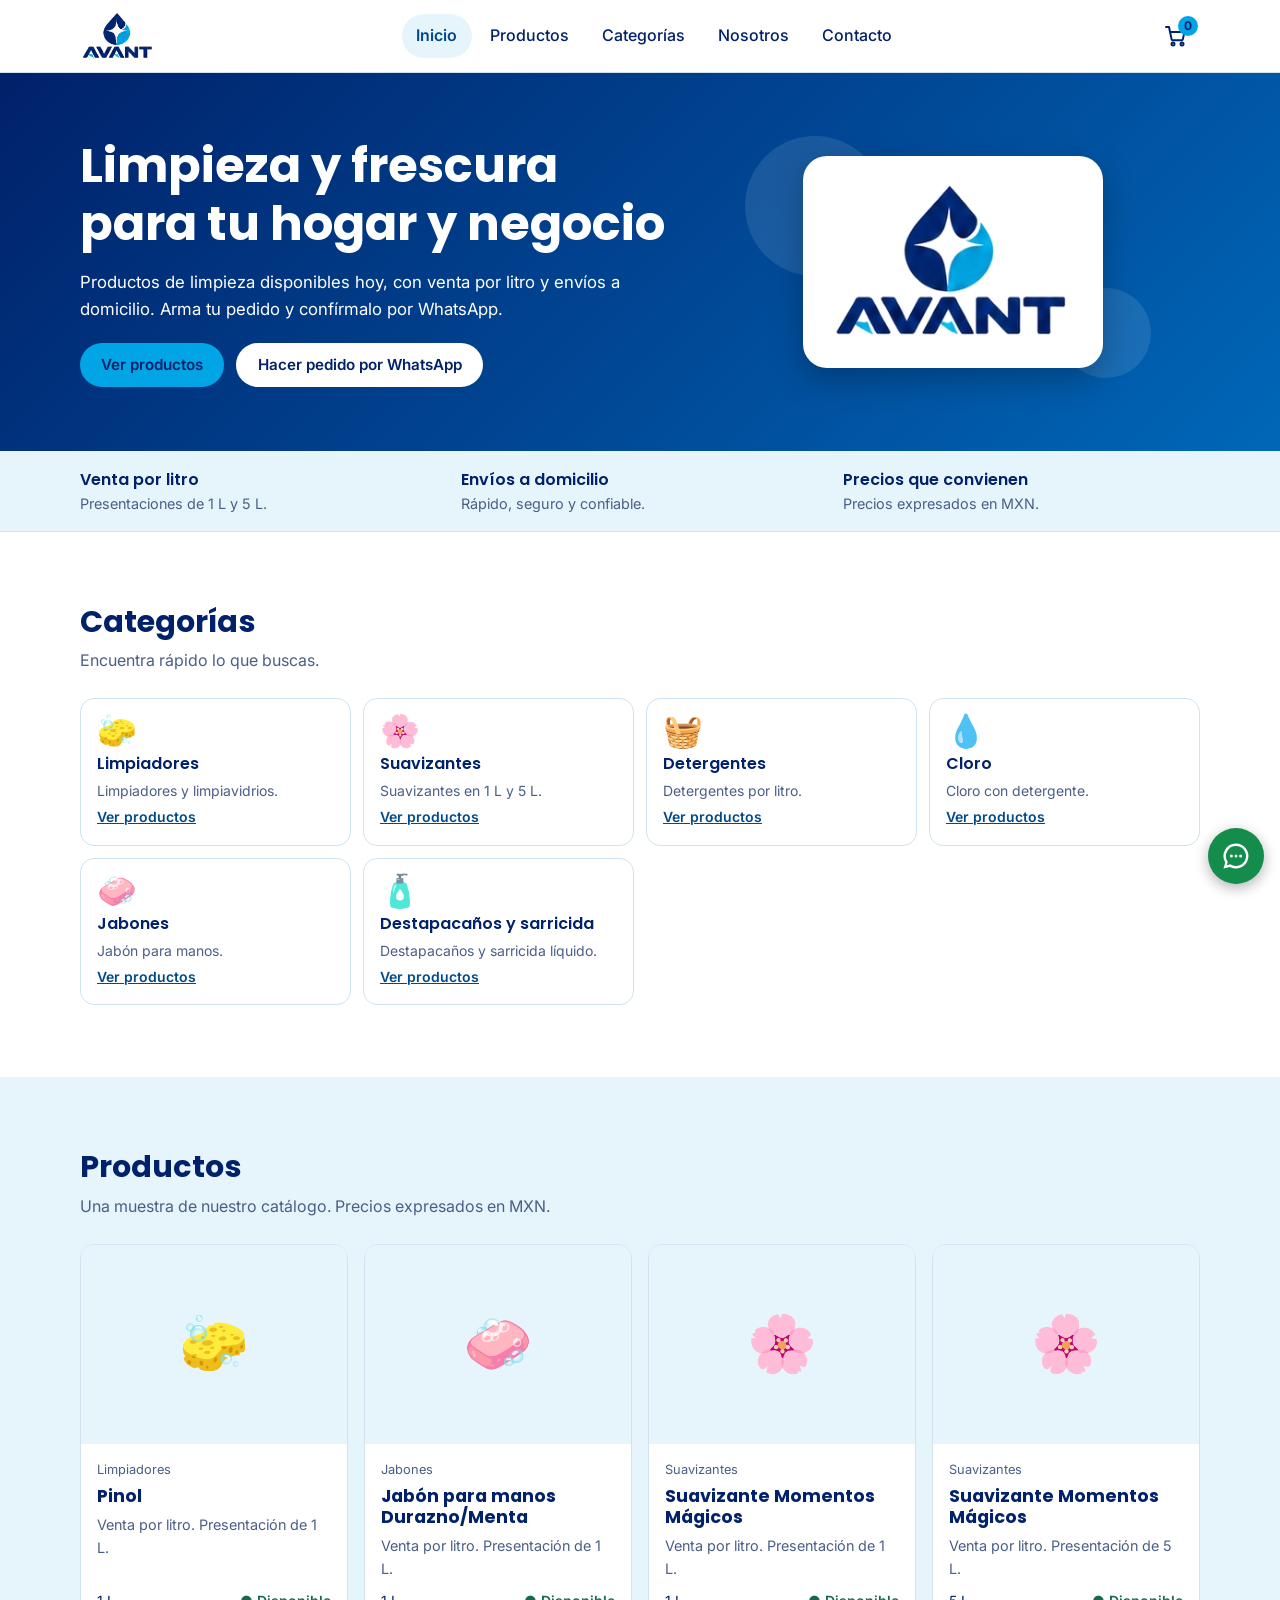
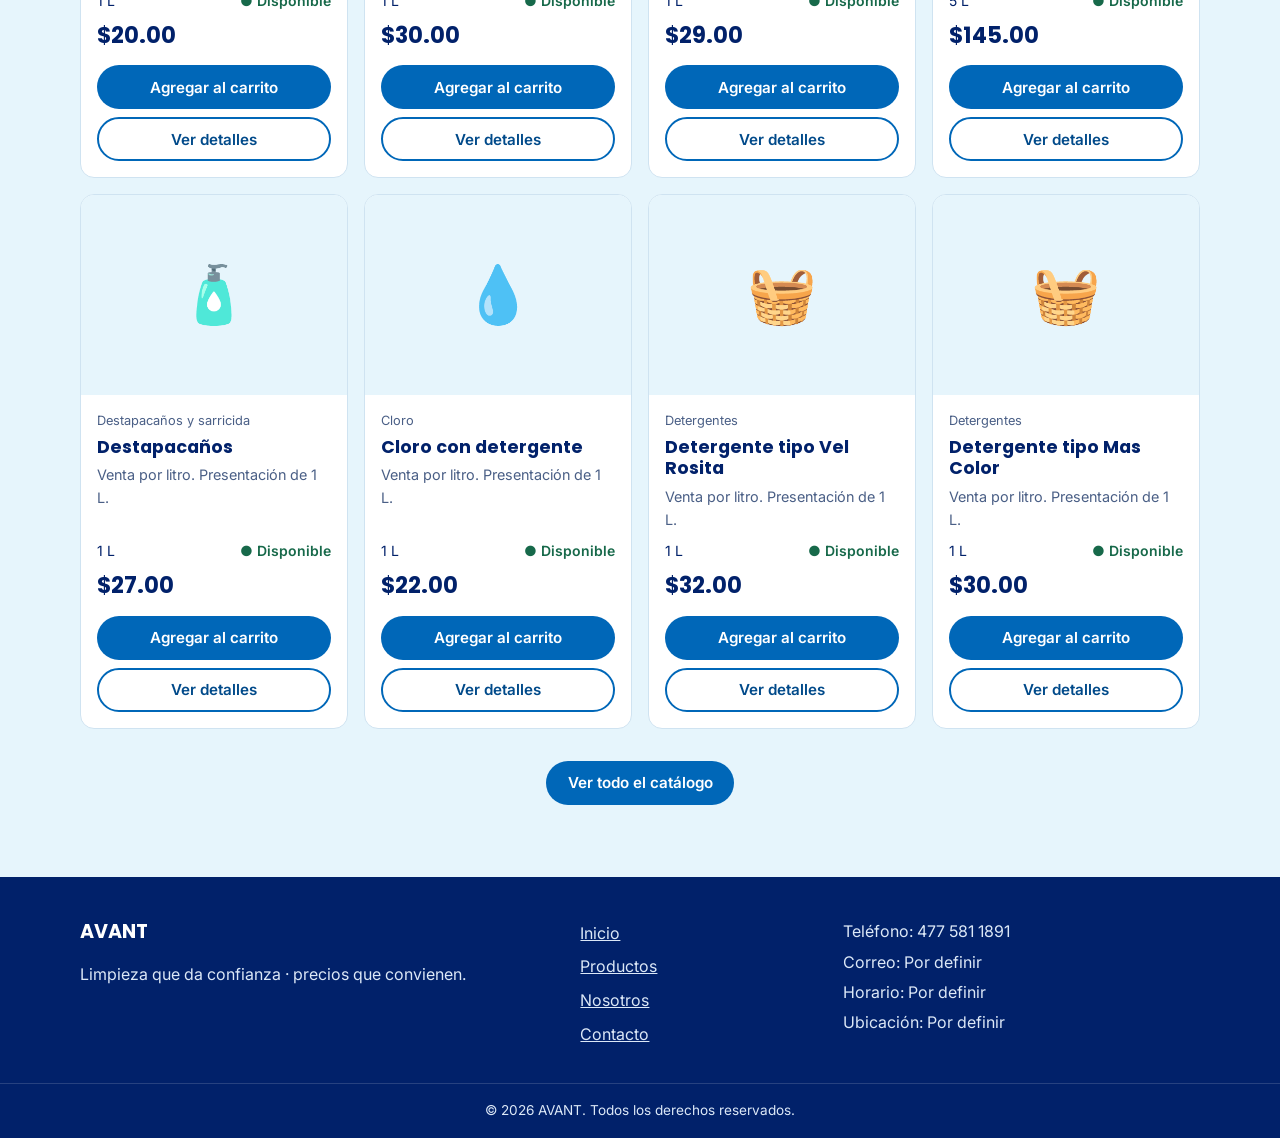
<file: index.html>
<!DOCTYPE html>
<html lang="es">
<head>
  <meta charset="UTF-8">
  <meta name="viewport" content="width=device-width, initial-scale=1">
  <title>AVANT | Productos de limpieza, venta por litro</title>
  <meta name="description" content="AVANT: productos de limpieza disponibles hoy, con venta por litro y envíos a domicilio. Arma tu pedido y confírmalo por WhatsApp.">
  <meta property="og:title" content="AVANT | Productos de limpieza, venta por litro">
  <meta property="og:description" content="AVANT: productos de limpieza disponibles hoy, con venta por litro y envíos a domicilio. Arma tu pedido y confírmalo por WhatsApp.">
  <meta property="og:type" content="website">
  <meta property="og:locale" content="es">
  <meta property="og:site_name" content="AVANT">
  <meta name="theme-color" content="#01216A">
  <link rel="icon" type="image/png" href="images/favicon.png">

  <link rel="preconnect" href="https://fonts.googleapis.com">
  <link rel="preconnect" href="https://fonts.gstatic.com" crossorigin>
  <link href="https://fonts.googleapis.com/css2?family=Inter:wght@400;500;600&family=Poppins:wght@600;700&display=swap" rel="stylesheet">
  <link rel="stylesheet" href="css/style.css?v=7">
  <link rel="stylesheet" href="css/responsive.css?v=7">
</head>
<body data-base="">
  <a class="skip-link" href="#contenido">Saltar al contenido</a>
  <noscript><p class="noscript">Esta tienda necesita JavaScript para mostrar los productos. Actívalo en tu navegador.</p></noscript>

  <div id="site-header"></div>

  <main id="contenido">
    <section id="inicio" class="hero">
      <div class="container hero-inner">
        <div class="hero-text">
          <h1>Limpieza y frescura para tu hogar y negocio</h1>
          <p>Productos de limpieza disponibles hoy, con venta por litro y envíos a domicilio. Arma tu pedido y confírmalo por WhatsApp.</p>
          <div class="hero-buttons">
            <a class="btn btn-primary" href="pages/productos.html">Ver productos</a>
            <a id="hero-wa" class="btn btn-light" href="#">Hacer pedido por WhatsApp</a>
          </div>
        </div>
        <div class="hero-art">
          <div class="logo-card"><img src="images/logo-avant.png" alt="" width="273" height="187"></div>
        </div>
      </div>
    </section>

    <section class="features" aria-label="Ventajas">
      <ul class="container features-list">
        <li><strong>Venta por litro</strong><span>Presentaciones de 1 L y 5 L.</span></li>
        <li><strong>Envíos a domicilio</strong><span>Rápido, seguro y confiable.</span></li>
        <li><strong>Precios que convienen</strong><span>Precios expresados en MXN.</span></li>
      </ul>
    </section>

    <section id="categorias" class="section">
      <div class="container">
        <h2>Categorías</h2>
        <p class="section-intro">Encuentra rápido lo que buscas.</p>
        <ul id="category-grid" class="category-grid"></ul>
      </div>
    </section>

    <section id="productos" class="section section-alt">
      <div class="container">
        <h2>Productos</h2>
        <p class="section-intro">Una muestra de nuestro catálogo. <span data-price-note></span></p>
        <ul id="product-grid" class="product-grid"></ul>
        <p class="more"><a class="btn btn-primary" href="pages/productos.html">Ver todo el catálogo</a></p>
      </div>
    </section>

    <section id="ofertas" class="section">
      <div class="container">
        <h2>Paquetes de limpieza</h2>
        <p class="section-intro">Combinaciones listas para tu hogar o negocio. <span data-price-note></span></p>
        <ul id="package-grid" class="package-grid"></ul>
        <p class="more"><a class="btn btn-ghost" href="pages/ofertas.html">Ver todas las ofertas</a></p>
      </div>
    </section>
  </main>

  <div id="site-footer"></div>

  <script src="js/config.js?v=7"></script>
  <script src="js/products.js?v=7"></script>
  <script src="js/offers.js?v=7"></script>
  <script src="js/api.js?v=7"></script>
  <script src="js/cart.js?v=7"></script>
  <script src="js/whatsapp.js?v=7"></script>
  <script src="js/ui.js?v=7"></script>
  <script src="js/app.js?v=7"></script>
</body>
</html>
</file>
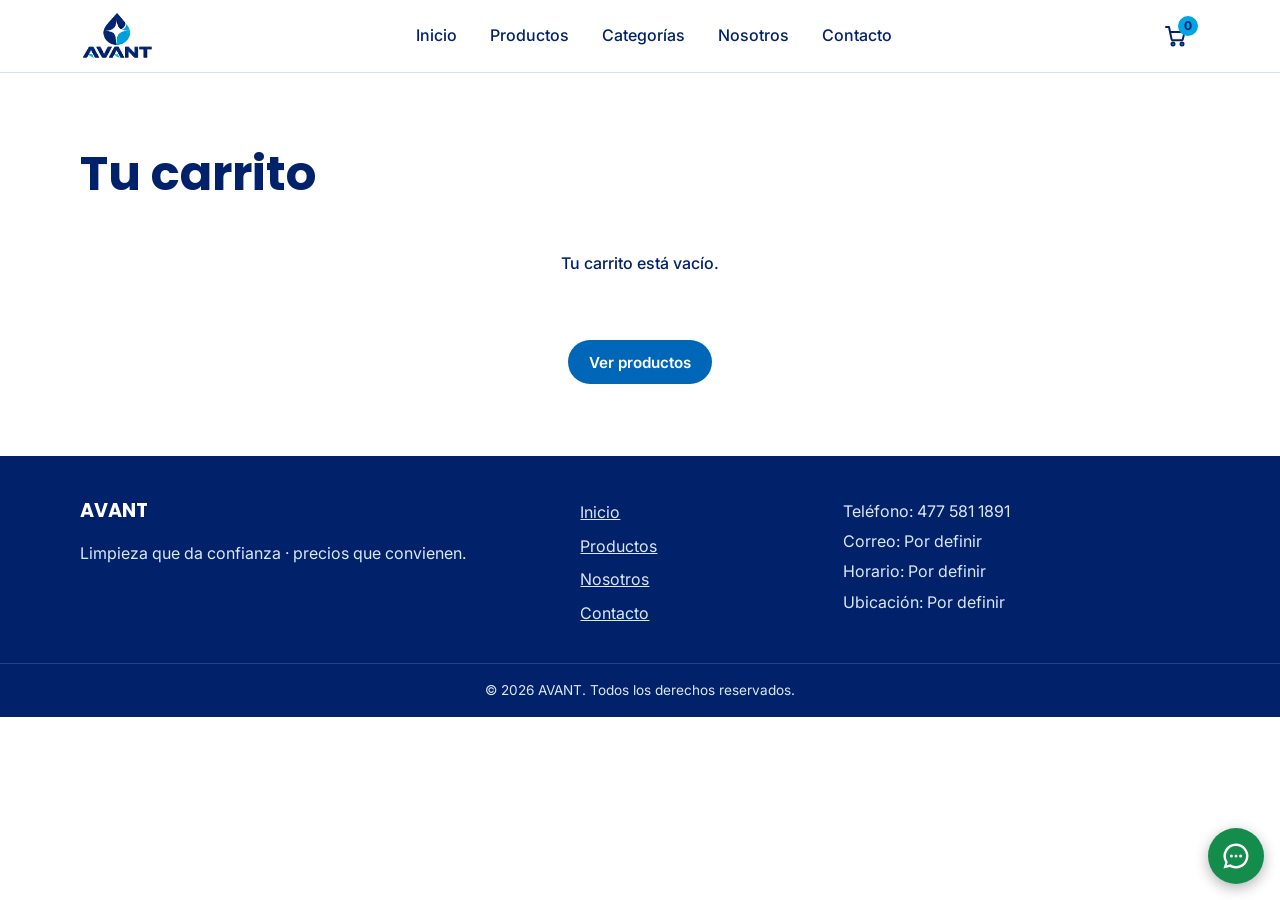
<file: pages/carrito.html>
<!DOCTYPE html>
<html lang="es">
<head>
  <meta charset="UTF-8">
  <meta name="viewport" content="width=device-width, initial-scale=1">
  <title>Tu carrito | AVANT</title>
  <meta name="description" content="Revisa tu pedido, cambia cantidades y envíalo por WhatsApp.">
  <meta property="og:title" content="Tu carrito | AVANT">
  <meta property="og:description" content="Revisa tu pedido, cambia cantidades y envíalo por WhatsApp.">
  <meta property="og:type" content="website">
  <meta property="og:locale" content="es">
  <meta property="og:site_name" content="AVANT">
  <meta name="theme-color" content="#01216A">
  <link rel="icon" type="image/png" href="../images/favicon.png">
  <link rel="preconnect" href="https://fonts.googleapis.com">
  <link rel="preconnect" href="https://fonts.gstatic.com" crossorigin>
  <link href="https://fonts.googleapis.com/css2?family=Inter:wght@400;500;600&family=Poppins:wght@600;700&display=swap" rel="stylesheet">
  <link rel="stylesheet" href="../css/style.css?v=7">
  <link rel="stylesheet" href="../css/responsive.css?v=7">
</head>
<body data-base="../">
  <a class="skip-link" href="#contenido">Saltar al contenido</a>
  <noscript><p class="noscript">Esta tienda necesita JavaScript para mostrar los productos. Actívalo en tu navegador.</p></noscript>
  <div id="site-header"></div>
  <main id="contenido" class="section">
    <div class="container">
      <h1>Tu carrito</h1>
      <div id="cart-root"></div>
    </div>
  </main>

  <div id="site-footer"></div>
  <script src="../js/config.js?v=7"></script>
  <script src="../js/products.js?v=7"></script>
  <script src="../js/offers.js?v=7"></script>
  <script src="../js/api.js?v=7"></script>
  <script src="../js/cart.js?v=7"></script>
  <script src="../js/whatsapp.js?v=7"></script>
  <script src="../js/ui.js?v=7"></script>
  <script src="../js/cart-page.js?v=7"></script>
</body>
</html>
</file>
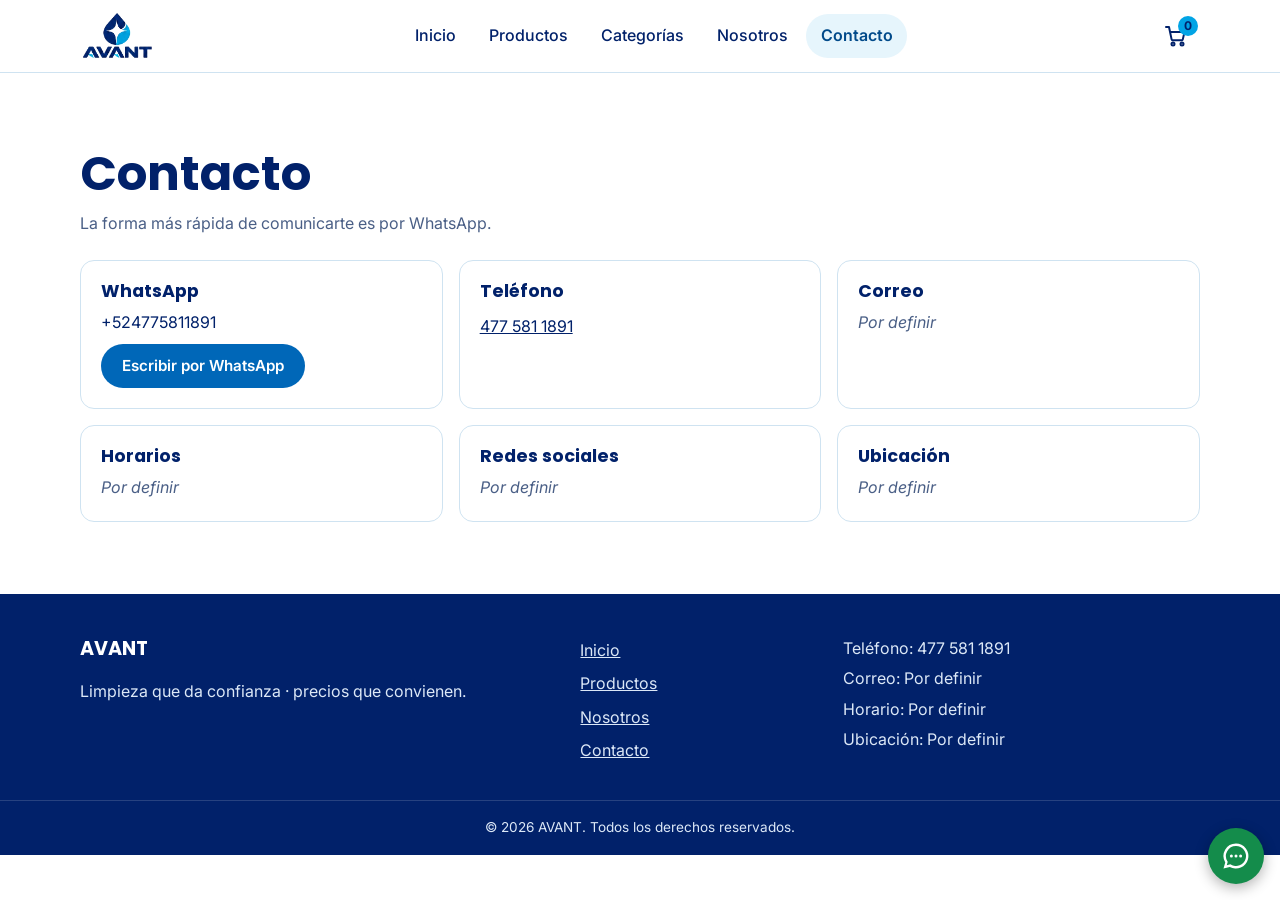
<file: pages/contacto.html>
<!DOCTYPE html>
<html lang="es">
<head>
  <meta charset="UTF-8">
  <meta name="viewport" content="width=device-width, initial-scale=1">
  <title>Contacto | AVANT</title>
  <meta name="description" content="Contacto de AVANT: WhatsApp, teléfono y datos para hacer tu pedido.">
  <meta property="og:title" content="Contacto | AVANT">
  <meta property="og:description" content="Contacto de AVANT: WhatsApp, teléfono y datos para hacer tu pedido.">
  <meta property="og:type" content="website">
  <meta property="og:locale" content="es">
  <meta property="og:site_name" content="AVANT">
  <meta name="theme-color" content="#01216A">
  <link rel="icon" type="image/png" href="../images/favicon.png">
  <link rel="preconnect" href="https://fonts.googleapis.com">
  <link rel="preconnect" href="https://fonts.gstatic.com" crossorigin>
  <link href="https://fonts.googleapis.com/css2?family=Inter:wght@400;500;600&family=Poppins:wght@600;700&display=swap" rel="stylesheet">
  <link rel="stylesheet" href="../css/style.css?v=7">
  <link rel="stylesheet" href="../css/responsive.css?v=7">
</head>
<body data-base="../">
  <a class="skip-link" href="#contenido">Saltar al contenido</a>
  <noscript><p class="noscript">Esta tienda necesita JavaScript para mostrar los productos. Actívalo en tu navegador.</p></noscript>
  <div id="site-header"></div>
  <main id="contenido" class="section">
    <div class="container">
      <h1>Contacto</h1>
      <p class="section-intro">La forma más rápida de comunicarte es por WhatsApp.</p>
      <ul id="contact-grid" class="info-grid"></ul>
    </div>
  </main>

  <div id="site-footer"></div>
  <script src="../js/config.js?v=7"></script>
  <script src="../js/products.js?v=7"></script>
  <script src="../js/offers.js?v=7"></script>
  <script src="../js/api.js?v=7"></script>
  <script src="../js/cart.js?v=7"></script>
  <script src="../js/whatsapp.js?v=7"></script>
  <script src="../js/ui.js?v=7"></script>
  <script src="../js/contact.js?v=7"></script>
</body>
</html>
</file>
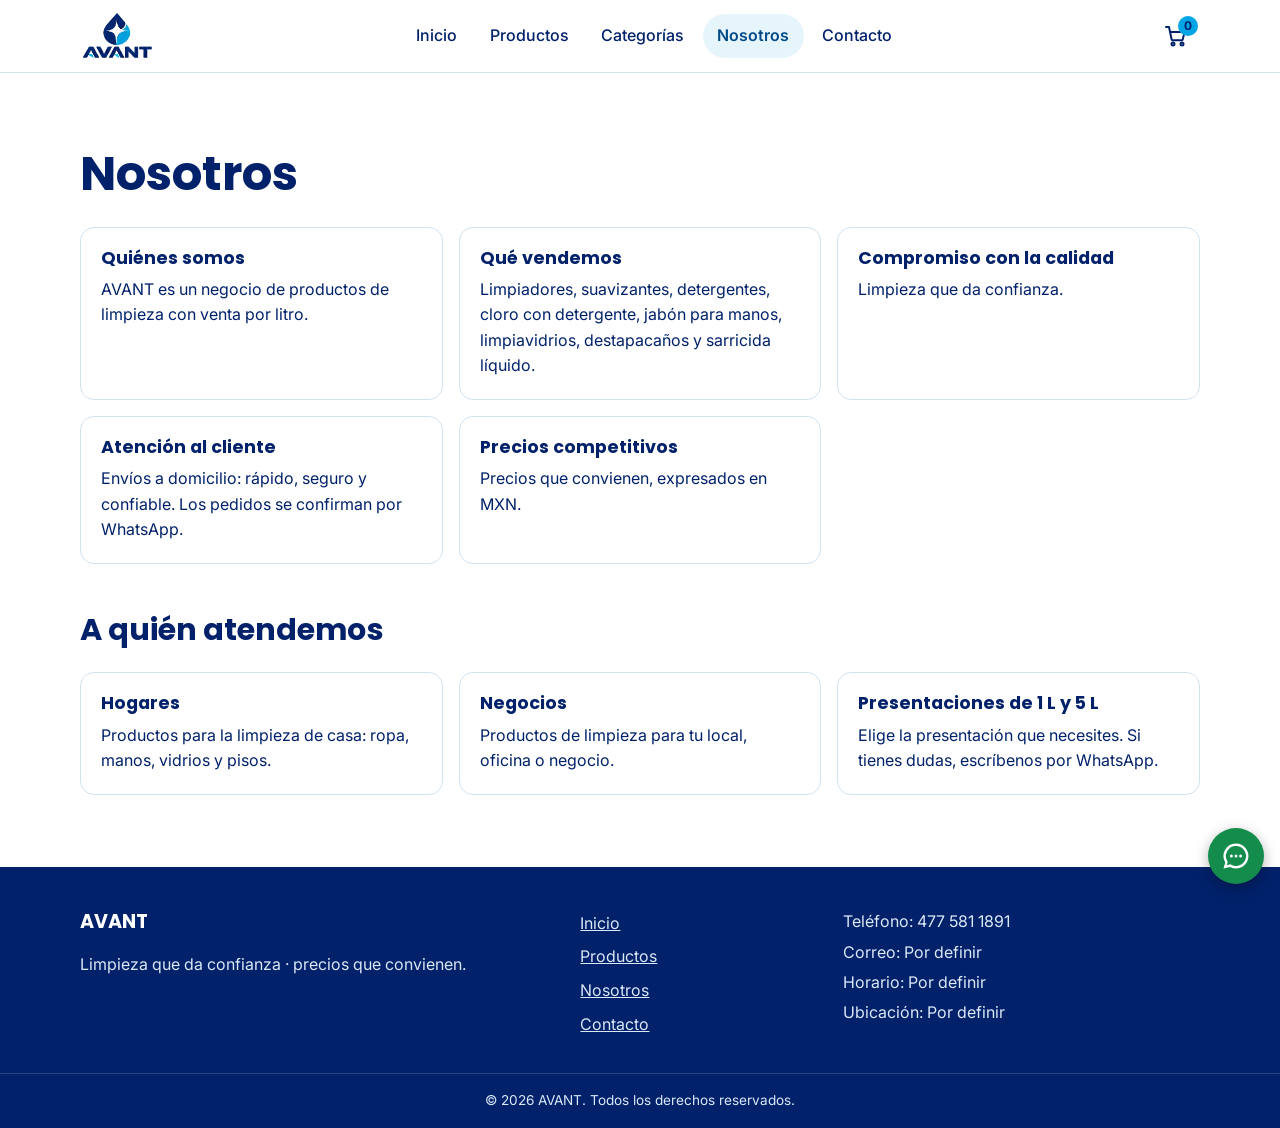
<file: pages/nosotros.html>
<!DOCTYPE html>
<html lang="es">
<head>
  <meta charset="UTF-8">
  <meta name="viewport" content="width=device-width, initial-scale=1">
  <title>Nosotros | AVANT</title>
  <meta name="description" content="Conoce AVANT: productos de limpieza con venta por litro y envíos a domicilio.">
  <meta property="og:title" content="Nosotros | AVANT">
  <meta property="og:description" content="Conoce AVANT: productos de limpieza con venta por litro y envíos a domicilio.">
  <meta property="og:type" content="website">
  <meta property="og:locale" content="es">
  <meta property="og:site_name" content="AVANT">
  <meta name="theme-color" content="#01216A">
  <link rel="icon" type="image/png" href="../images/favicon.png">
  <link rel="preconnect" href="https://fonts.googleapis.com">
  <link rel="preconnect" href="https://fonts.gstatic.com" crossorigin>
  <link href="https://fonts.googleapis.com/css2?family=Inter:wght@400;500;600&family=Poppins:wght@600;700&display=swap" rel="stylesheet">
  <link rel="stylesheet" href="../css/style.css?v=7">
  <link rel="stylesheet" href="../css/responsive.css?v=7">
</head>
<body data-base="../">
  <a class="skip-link" href="#contenido">Saltar al contenido</a>
  <noscript><p class="noscript">Esta tienda necesita JavaScript para mostrar los productos. Actívalo en tu navegador.</p></noscript>
  <div id="site-header"></div>
  <main id="contenido" class="section">
    <div class="container">
      <h1>Nosotros</h1>
      <ul id="about-blocks" class="info-grid"></ul>
      <h2 class="block-title">A quién atendemos</h2>
      <ul id="about-customers" class="info-grid"></ul>
    </div>
  </main>

  <div id="site-footer"></div>
  <script src="../js/config.js?v=7"></script>
  <script src="../js/products.js?v=7"></script>
  <script src="../js/offers.js?v=7"></script>
  <script src="../js/api.js?v=7"></script>
  <script src="../js/cart.js?v=7"></script>
  <script src="../js/whatsapp.js?v=7"></script>
  <script src="../js/ui.js?v=7"></script>
  <script src="../js/about.js?v=7"></script>
</body>
</html>
</file>
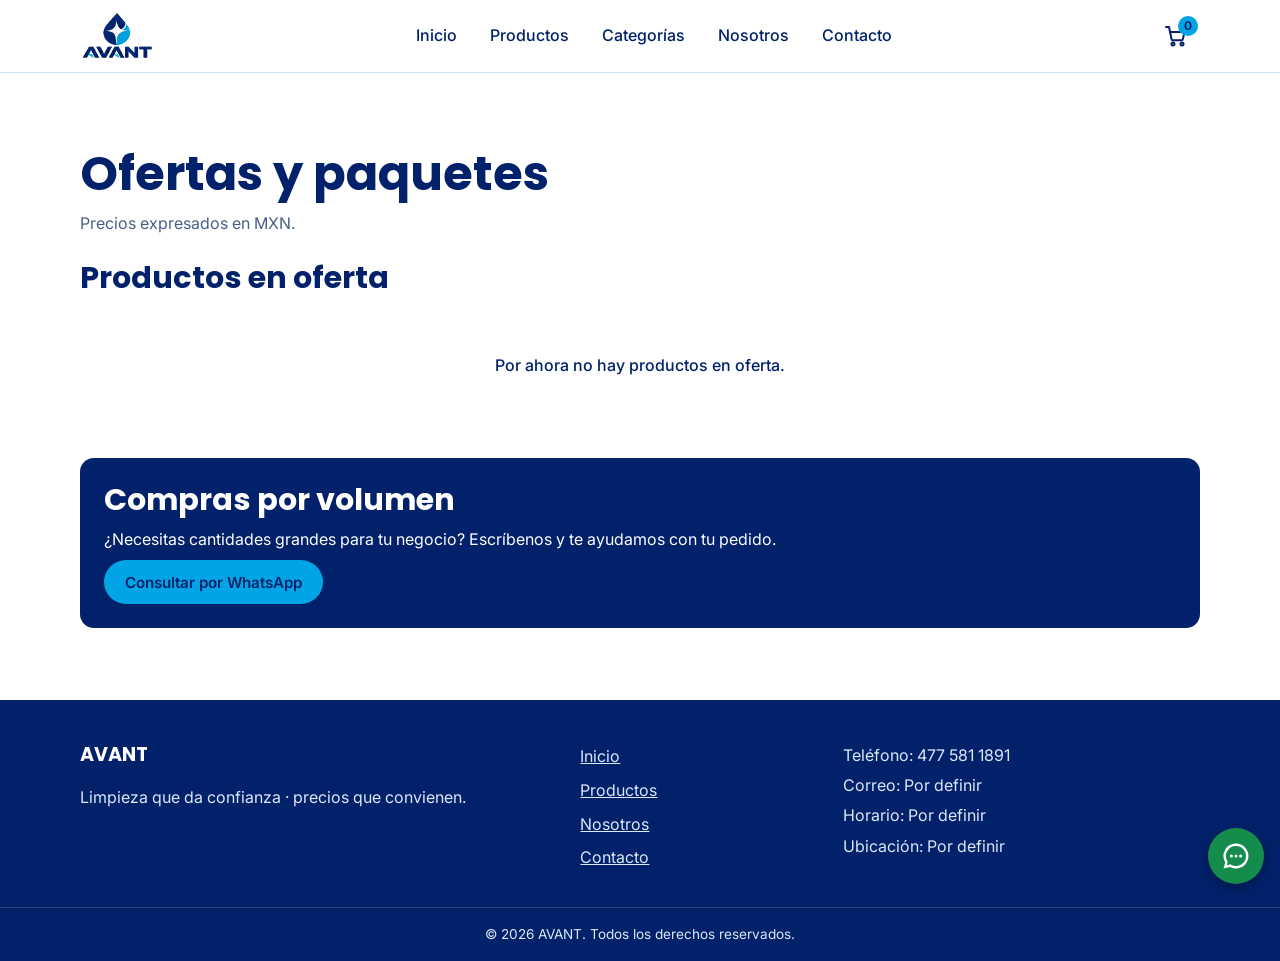
<file: pages/ofertas.html>
<!DOCTYPE html>
<html lang="es">
<head>
  <meta charset="UTF-8">
  <meta name="viewport" content="width=device-width, initial-scale=1">
  <title>Ofertas y paquetes | AVANT</title>
  <meta name="description" content="Ofertas y paquetes de AVANT.">
  <meta property="og:title" content="Ofertas y paquetes | AVANT">
  <meta property="og:description" content="Ofertas y paquetes de AVANT.">
  <meta property="og:type" content="website">
  <meta property="og:locale" content="es">
  <meta property="og:site_name" content="AVANT">
  <meta name="theme-color" content="#01216A">
  <link rel="icon" type="image/png" href="../images/favicon.png">
  <link rel="preconnect" href="https://fonts.googleapis.com">
  <link rel="preconnect" href="https://fonts.gstatic.com" crossorigin>
  <link href="https://fonts.googleapis.com/css2?family=Inter:wght@400;500;600&family=Poppins:wght@600;700&display=swap" rel="stylesheet">
  <link rel="stylesheet" href="../css/style.css?v=7">
  <link rel="stylesheet" href="../css/responsive.css?v=7">
</head>
<body data-base="../">
  <a class="skip-link" href="#contenido">Saltar al contenido</a>
  <noscript><p class="noscript">Esta tienda necesita JavaScript para mostrar los productos. Actívalo en tu navegador.</p></noscript>
  <div id="site-header"></div>
  <main id="contenido" class="section">
    <div class="container">
      <h1>Ofertas y paquetes</h1>
      <p class="section-intro"><span data-price-note></span></p>

      <h2>Productos en oferta</h2>
      <ul id="sale-grid" class="product-grid"></ul>
      <p id="sale-empty" class="empty" hidden>Por ahora no hay productos en oferta.</p>

      <div id="packages-block">
        <h2 id="paquetes" class="block-title">Paquetes de limpieza</h2>
        <ul id="package-grid" class="package-grid"></ul>
      </div>

      <section class="callout" aria-labelledby="volume-title">
        <h2 id="volume-title">Compras por volumen</h2>
        <p>¿Necesitas cantidades grandes para tu negocio? Escríbenos y te ayudamos con tu pedido.</p>
        <p><a id="volume-link" class="btn btn-primary" href="#">Consultar por WhatsApp</a></p>
      </section>
    </div>
  </main>

  <div id="site-footer"></div>
  <script src="../js/config.js?v=7"></script>
  <script src="../js/products.js?v=7"></script>
  <script src="../js/offers.js?v=7"></script>
  <script src="../js/api.js?v=7"></script>
  <script src="../js/cart.js?v=7"></script>
  <script src="../js/whatsapp.js?v=7"></script>
  <script src="../js/ui.js?v=7"></script>
  <script src="../js/offers-page.js?v=7"></script>
</body>
</html>
</file>
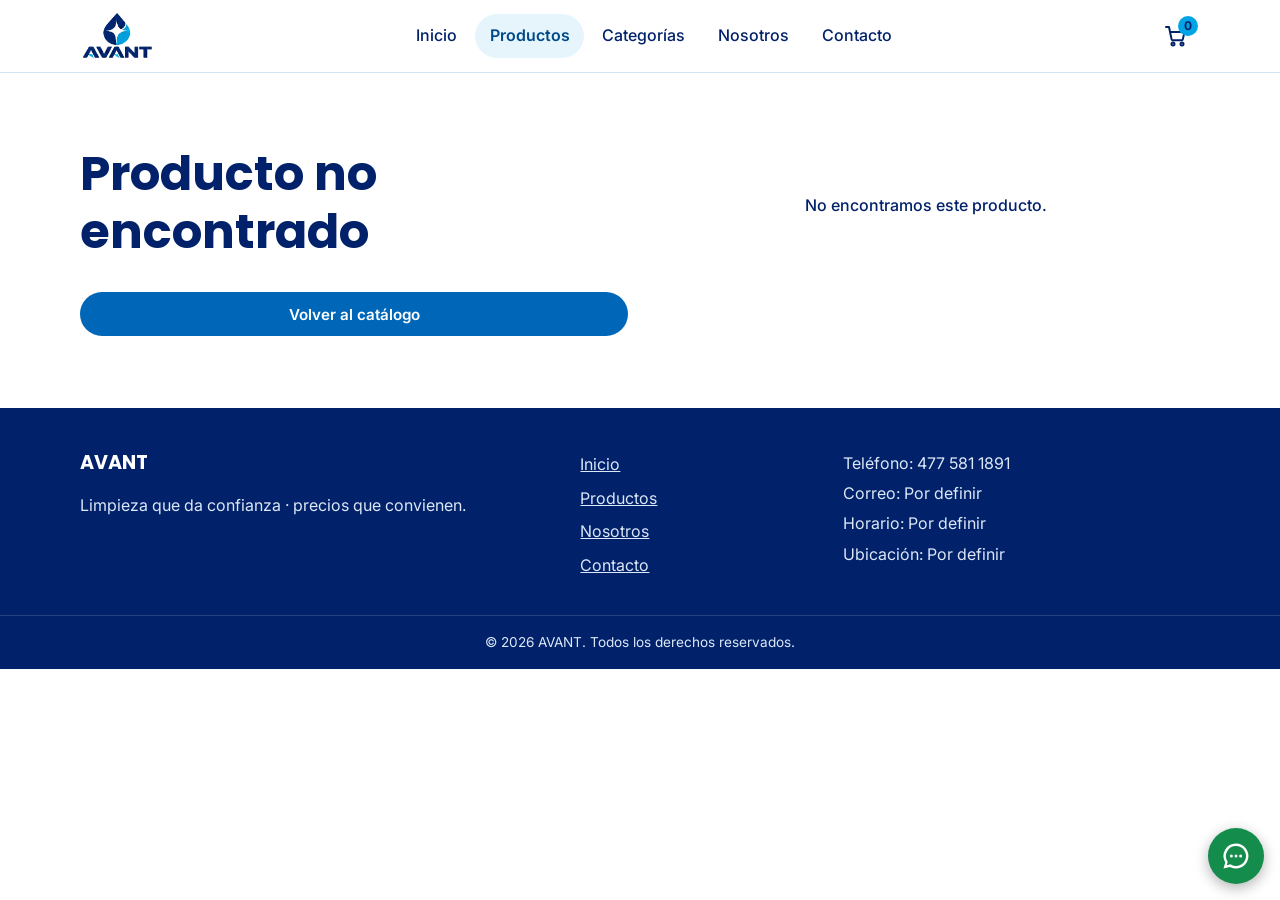
<file: pages/producto.html>
<!DOCTYPE html>
<html lang="es">
<head>
  <meta charset="UTF-8">
  <meta name="viewport" content="width=device-width, initial-scale=1">
  <title>Detalle del producto | AVANT</title>
  <meta name="description" content="Detalle de producto AVANT: precio, presentación y disponibilidad.">
  <meta property="og:title" content="Detalle del producto | AVANT">
  <meta property="og:description" content="Detalle de producto AVANT: precio, presentación y disponibilidad.">
  <meta property="og:type" content="website">
  <meta property="og:locale" content="es">
  <meta property="og:site_name" content="AVANT">
  <meta name="theme-color" content="#01216A">
  <link rel="icon" type="image/png" href="../images/favicon.png">
  <link rel="preconnect" href="https://fonts.googleapis.com">
  <link rel="preconnect" href="https://fonts.gstatic.com" crossorigin>
  <link href="https://fonts.googleapis.com/css2?family=Inter:wght@400;500;600&family=Poppins:wght@600;700&display=swap" rel="stylesheet">
  <link rel="stylesheet" href="../css/style.css?v=7">
  <link rel="stylesheet" href="../css/responsive.css?v=7">
</head>
<body data-base="../">
  <a class="skip-link" href="#contenido">Saltar al contenido</a>
  <noscript><p class="noscript">Esta tienda necesita JavaScript para mostrar los productos. Actívalo en tu navegador.</p></noscript>
  <div id="site-header"></div>
  <main id="contenido" class="section">
    <div class="container">
      <div id="product-detail" class="detail"></div>
    </div>
  </main>

  <div id="site-footer"></div>
  <script src="../js/config.js?v=7"></script>
  <script src="../js/products.js?v=7"></script>
  <script src="../js/offers.js?v=7"></script>
  <script src="../js/api.js?v=7"></script>
  <script src="../js/cart.js?v=7"></script>
  <script src="../js/whatsapp.js?v=7"></script>
  <script src="../js/ui.js?v=7"></script>
  <script src="../js/detail.js?v=7"></script>
</body>
</html>
</file>
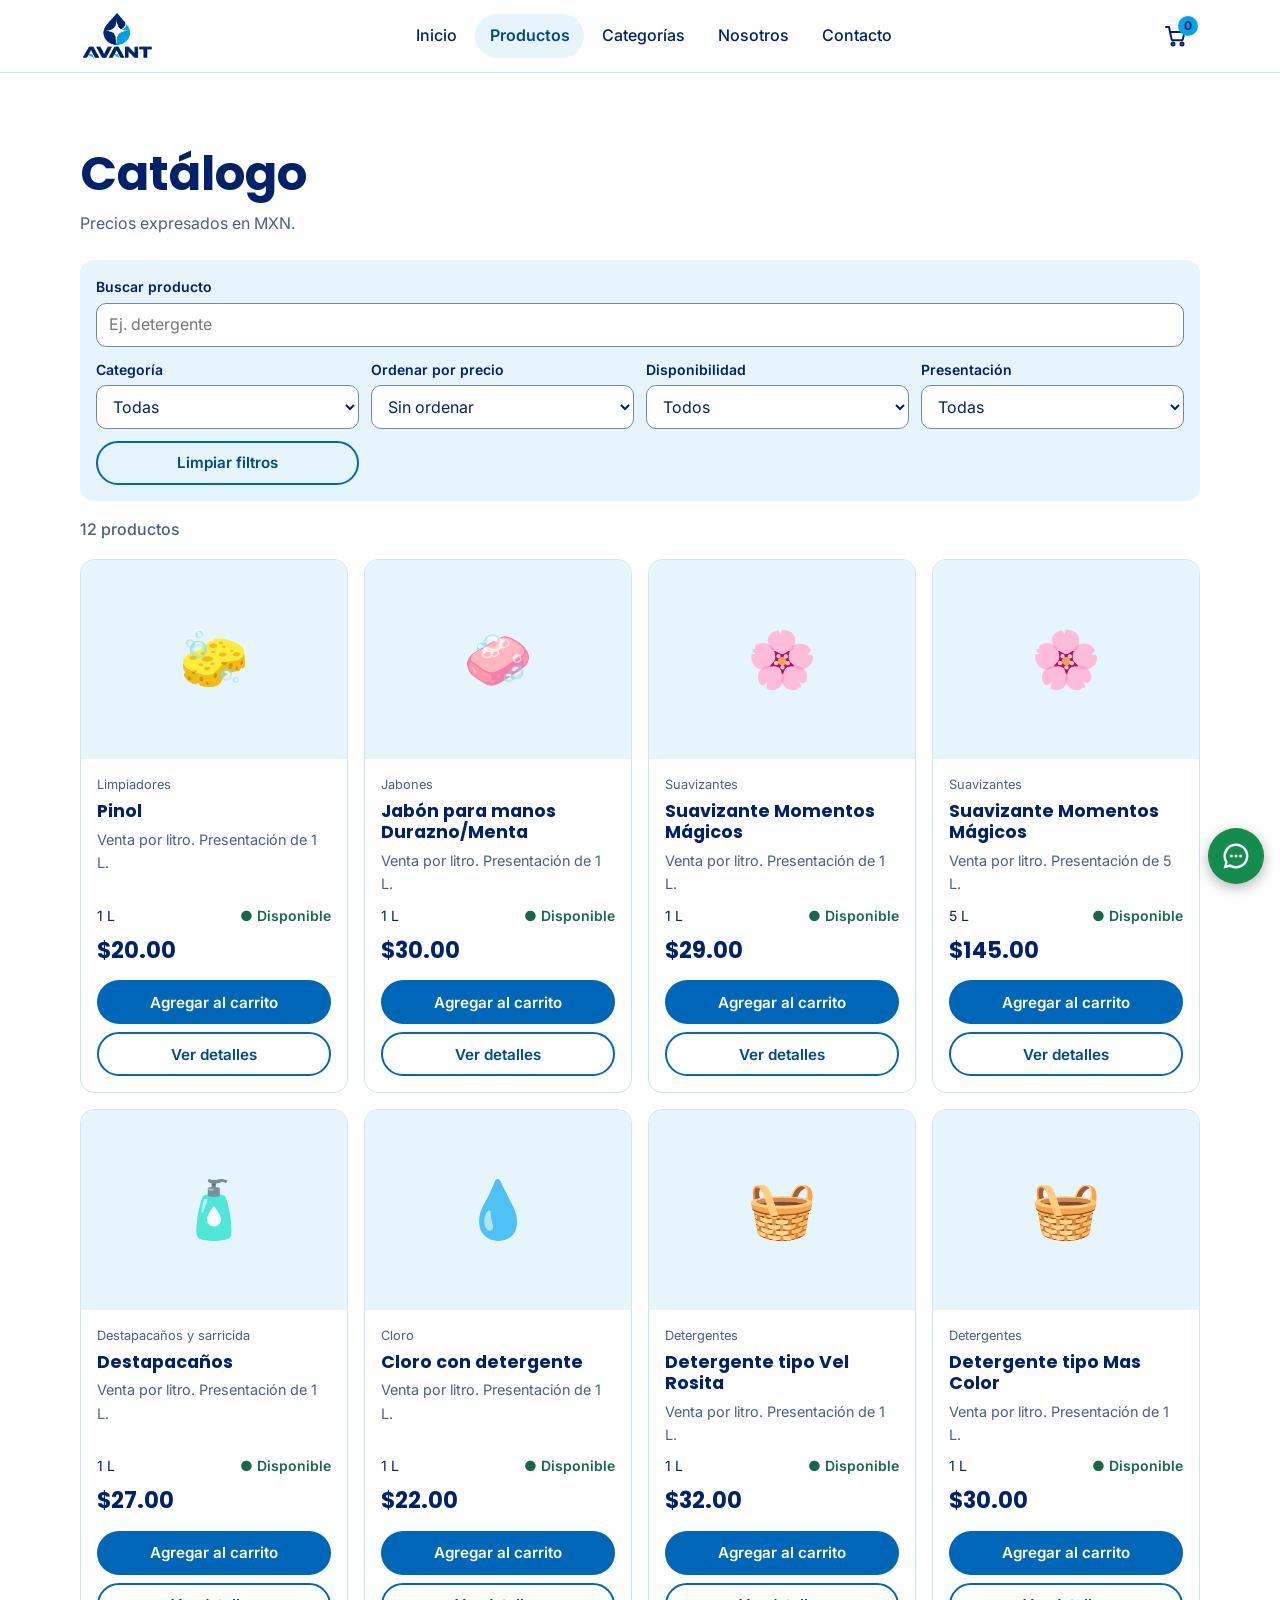
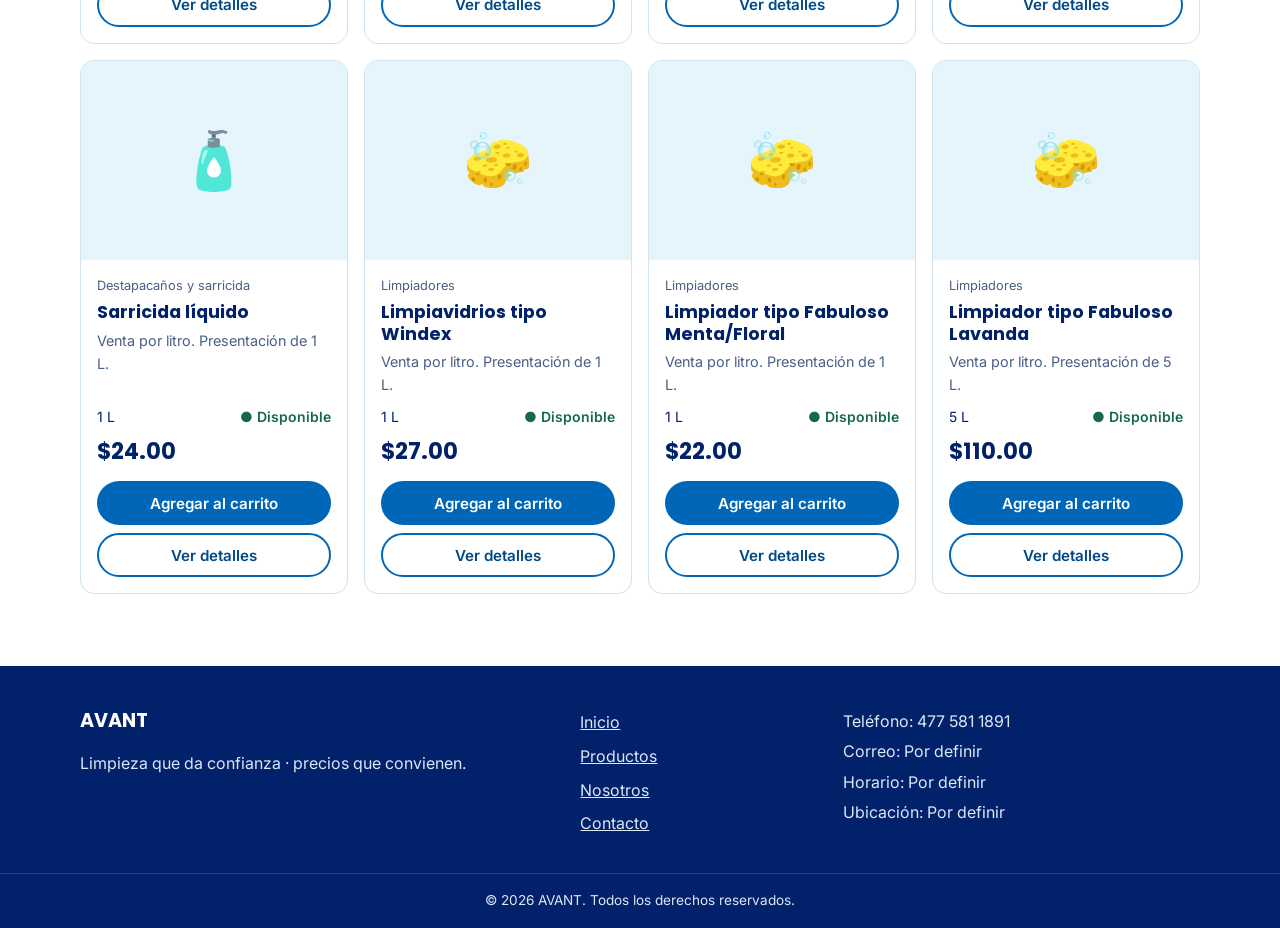
<file: pages/productos.html>
<!DOCTYPE html>
<html lang="es">
<head>
  <meta charset="UTF-8">
  <meta name="viewport" content="width=device-width, initial-scale=1">
  <title>Catálogo de productos de limpieza | AVANT</title>
  <meta name="description" content="Catálogo AVANT: limpiadores, suavizantes, detergentes, cloro y más. Venta por litro, precios en MXN.">
  <meta property="og:title" content="Catálogo de productos de limpieza | AVANT">
  <meta property="og:description" content="Catálogo AVANT: limpiadores, suavizantes, detergentes, cloro y más. Venta por litro, precios en MXN.">
  <meta property="og:type" content="website">
  <meta property="og:locale" content="es">
  <meta property="og:site_name" content="AVANT">
  <meta name="theme-color" content="#01216A">
  <link rel="icon" type="image/png" href="../images/favicon.png">
  <link rel="preconnect" href="https://fonts.googleapis.com">
  <link rel="preconnect" href="https://fonts.gstatic.com" crossorigin>
  <link href="https://fonts.googleapis.com/css2?family=Inter:wght@400;500;600&family=Poppins:wght@600;700&display=swap" rel="stylesheet">
  <link rel="stylesheet" href="../css/style.css?v=7">
  <link rel="stylesheet" href="../css/responsive.css?v=7">
</head>
<body data-base="../">
  <a class="skip-link" href="#contenido">Saltar al contenido</a>
  <noscript><p class="noscript">Esta tienda necesita JavaScript para mostrar los productos. Actívalo en tu navegador.</p></noscript>
  <div id="site-header"></div>
  <main id="contenido" class="section">
    <div class="container">
      <h1>Catálogo</h1>
      <p class="section-intro"><span data-price-note></span></p>
      <form id="filters" class="filters" role="search">
        <div class="field field-wide">
          <label for="f-search">Buscar producto</label>
          <input id="f-search" type="search" placeholder="Ej. detergente">
        </div>
        <div class="field">
          <label for="f-category">Categoría</label>
          <select id="f-category"></select>
        </div>
        <div class="field">
          <label for="f-sort">Ordenar por precio</label>
          <select id="f-sort">
            <option value="default">Sin ordenar</option>
            <option value="asc">Menor a mayor</option>
            <option value="desc">Mayor a menor</option>
          </select>
        </div>
        <div class="field">
          <label for="f-availability">Disponibilidad</label>
          <select id="f-availability">
            <option value="todos">Todos</option>
            <option value="disponible">Disponible</option>
            <option value="agotado">Agotado</option>
          </select>
        </div>
        <div class="field">
          <label for="f-presentation">Presentación</label>
          <select id="f-presentation"></select>
        </div>
        <button id="f-clear" class="btn btn-ghost" type="button">Limpiar filtros</button>
      </form>

      <h2 class="sr-only">Resultados</h2>
      <p id="result-count" class="result-count" aria-live="polite"></p>
      <ul id="product-grid" class="product-grid"></ul>
      <p id="empty-message" class="empty" hidden>No encontramos productos que coincidan con tu búsqueda.</p>
    </div>
  </main>

  <div id="site-footer"></div>
  <script src="../js/config.js?v=7"></script>
  <script src="../js/products.js?v=7"></script>
  <script src="../js/offers.js?v=7"></script>
  <script src="../js/api.js?v=7"></script>
  <script src="../js/cart.js?v=7"></script>
  <script src="../js/whatsapp.js?v=7"></script>
  <script src="../js/ui.js?v=7"></script>
  <script src="../js/filters.js?v=7"></script>
  <script src="../js/catalog.js?v=7"></script>
</body>
</html>
</file>
<file: css/style.css>
/* ===== Variables: cambia aquí colores y tipografías ===== */
:root {
  --ink: #01216A;        /* texto y fondos oscuros */
  --brand: #0067B8;     /* color principal */
  --brand-dark: #014A8A;
  --tint: #E6F5FC;       /* fondo claro fresco */
  --accent: #01A4E5;      /* acento */
  --white: #FFFFFF;
  --muted: #4A5F86;
  --line: #CFE3F1;
  --ok: #17694A;
  --bad: #9B2C2C;

  --font-title: "Poppins", system-ui, sans-serif;
  --font-body: "Inter", system-ui, sans-serif;
  --radius: 14px;
  --header-h: 72px;
}

*, *::before, *::after { box-sizing: border-box; }
html { scroll-behavior: smooth; scroll-padding-top: calc(var(--header-h) + 8px); }
body { margin: 0; font-family: var(--font-body); color: var(--ink); background: var(--white); line-height: 1.6; overflow-x: hidden; }
img, svg { max-width: 100%; display: block; }
ul { list-style: none; margin: 0; padding: 0; }
h1, h2, h3 { font-family: var(--font-title); line-height: 1.2; margin: 0 0 .5rem; }
h1 { font-size: 2rem; }
h2 { font-size: 1.6rem; }
a { color: inherit; }

:focus-visible { outline: 3px solid var(--ink); outline-offset: 2px; box-shadow: 0 0 0 2px var(--white); }
.container { width: min(1120px, 100% - 2rem); margin-inline: auto; }
.skip-link { position: absolute; left: -999px; top: 0; background: var(--ink); color: var(--white); padding: .5rem 1rem; z-index: 100; }
.skip-link:focus { left: 0; }

/* ===== Botones ===== */
.btn { display: inline-flex; align-items: center; justify-content: center; min-height: 44px; padding: .6rem 1.2rem; border-radius: 999px; border: 2px solid transparent; font: 600 .95rem var(--font-body); text-decoration: none; cursor: pointer; transition: background .2s, color .2s; }
.btn-primary { background: var(--brand); color: var(--white); }
.btn-primary:hover { background: var(--brand-dark); }
.btn-primary:disabled { background: #B9C8DC; color: #4A5F86; cursor: not-allowed; }
.btn-ghost { background: transparent; border-color: var(--brand); color: var(--brand-dark); }
.btn-ghost:hover { background: var(--tint); }
.btn-light { background: var(--white); color: var(--ink); }
.btn-light:hover { background: var(--tint); }

/* ===== Header ===== */
.site-header { position: sticky; top: 0; z-index: 50; background: var(--white); border-bottom: 1px solid var(--line); }
.header-inner { display: flex; align-items: center; justify-content: space-between; height: var(--header-h); }
.logo { display: flex; align-items: center; text-decoration: none; }
.logo-img { height: 52px; width: auto; }
.header-actions { display: flex; align-items: center; gap: .5rem; }

.main-nav { position: absolute; top: var(--header-h); left: 0; right: 0; background: var(--white); border-bottom: 1px solid var(--line); display: none; }
.main-nav.open { display: block; }
.main-nav a { display: block; padding: .9rem 1.25rem; text-decoration: none; font-weight: 500; min-height: 48px; }
.main-nav a:hover { background: var(--tint); }

.cart-link { position: relative; display: grid; place-items: center; width: 48px; height: 48px; border-radius: 50%; }
.cart-link:hover { background: var(--tint); }
.cart-count { position: absolute; top: 4px; right: 2px; min-width: 20px; height: 20px; padding: 0 5px; border-radius: 999px; background: var(--accent); color: var(--ink); font: 700 .75rem/20px var(--font-body); text-align: center; }

.menu-toggle { width: 48px; height: 48px; background: none; border: 0; border-radius: 50%; cursor: pointer; display: grid; place-content: center; gap: 5px; }
.menu-toggle:hover { background: var(--tint); }
.menu-toggle span { display: block; width: 22px; height: 2px; background: var(--ink); }

/* ===== Hero ===== */
.hero { background: linear-gradient(135deg, var(--ink), var(--brand)); color: var(--white); padding: 2.5rem 0; overflow: hidden; }
.hero-inner { display: grid; gap: 2rem; align-items: center; }
.hero p { font-size: 1.05rem; max-width: 52ch; }
.hero-buttons { display: flex; flex-wrap: wrap; gap: .75rem; margin-top: 1.25rem; }
.hero .btn-primary { background: var(--accent); color: var(--ink); }
.hero .btn-primary:hover { background: #3DBCF2; }

/* ===== Secciones ===== */
.section { padding: 3rem 0; }
.section-alt { background: var(--tint); }
.section-intro { color: var(--muted); margin: 0 0 1.5rem; }

/* ===== Categorías ===== */
.category-grid { display: grid; gap: .75rem; grid-template-columns: repeat(2, minmax(0, 1fr)); }
.category-card { display: flex; flex-direction: column; gap: .25rem; height: 100%; padding: 1rem; border: 1px solid var(--line); border-radius: var(--radius); text-decoration: none; background: var(--white); transition: border-color .2s, transform .2s; }
.category-card:hover { border-color: var(--brand); transform: translateY(-2px); }
.category-icon { font-size: 2rem; line-height: 1; }
.category-name { font: 600 1rem var(--font-title); }
.category-desc { font-size: .875rem; color: var(--muted); flex: 1; }
.category-link { font-size: .875rem; font-weight: 600; color: var(--brand-dark); text-decoration: underline; }

/* ===== Productos ===== */
.product-grid { display: grid; gap: 1rem; grid-template-columns: 1fr; }
.product-card { display: flex; flex-direction: column; height: 100%; background: var(--white); border: 1px solid var(--line); border-radius: var(--radius); overflow: hidden; }
.product-media { aspect-ratio: 4 / 3; background: var(--tint); display: grid; place-items: center; }
.product-media img { width: 100%; height: 100%; object-fit: cover; }
.placeholder { font-size: 3.5rem; }
.product-body { display: flex; flex-direction: column; gap: .35rem; padding: 1rem; flex: 1; }
.product-category { margin: 0; font-size: .8rem; color: var(--muted); }
.product-name { font-size: 1.1rem; margin: 0; }
.product-desc { margin: 0; font-size: .9rem; color: var(--muted); flex: 1; }
.product-meta { display: flex; justify-content: space-between; align-items: center; margin: .25rem 0 0; font-size: .875rem; }
.stock { font-weight: 600; }
.stock::before { content: "\25CF  "; }          /* punto + texto: no depende solo del color */
.stock.in { color: var(--ok); }
.stock.out { color: var(--bad); }
.stock.out::before { content: "\2715  "; }
.product-price { margin: 0; font: 700 1.4rem var(--font-title); }
.product-actions { display: grid; gap: .5rem; margin-top: .5rem; }

/* ===== Footer ===== */
.site-footer { background: var(--ink); color: #DCE8F7; padding-top: 2.5rem; }
.footer-inner { display: grid; gap: 1.5rem; }
.footer-title { font: 700 1.2rem var(--font-title); color: var(--white); margin: 0 0 .25rem; }
.site-footer a { display: inline-block; padding: .25rem 0; }
.footer-copy { margin: 2rem 0 0; padding: 1rem; text-align: center; font-size: .85rem; border-top: 1px solid rgba(255, 255, 255, .15); }

@media (prefers-reduced-motion: reduce) {
  html { scroll-behavior: auto; }
  * { transition: none !important; animation: none !important; }
}

/* ===== Etapa 2: catálogo, filtros y detalle ===== */
.more { text-align: center; margin: 2rem 0 0; }
.filters { display: grid; gap: .75rem; margin: 1rem 0; padding: 1rem; background: var(--tint); border-radius: var(--radius); }
.field { display: flex; flex-direction: column; gap: .25rem; }
.field label, .qty-row label { font-size: .875rem; font-weight: 600; }
.filters input, .filters select, .qty-row input { min-height: 44px; padding: .5rem .75rem; border: 1px solid #6F88AD; border-radius: 10px; font: inherit; background: var(--white); color: var(--ink); }
.result-count { margin: 0 0 1rem; color: var(--muted); font-weight: 500; }
.empty { padding: 2rem 1rem; text-align: center; font-weight: 500; }

.detail { display: grid; gap: 1.5rem; }
.detail-media { aspect-ratio: 4 / 3; background: var(--tint); border-radius: var(--radius); display: grid; place-items: center; overflow: hidden; }
.detail-media img { width: 100%; height: 100%; object-fit: cover; }
.placeholder.big { font-size: 6rem; }
.detail-price { font: 700 2rem var(--font-title); margin: 0 0 .75rem; }
.detail-sub { font-size: 1.1rem; margin-top: 1.25rem; }
.detail-list { display: grid; grid-template-columns: max-content 1fr; gap: .4rem 1.25rem; margin: 0 0 1.25rem; }
.detail-list dt { font-weight: 600; }
.detail-list dd { margin: 0; }
.qty-row { display: flex; align-items: center; gap: .75rem; margin-bottom: 1rem; }
.qty-row input { width: 90px; }

/* ===== Etapa 3: carrito ===== */
.toast { position: fixed; left: 50%; bottom: 1.25rem; transform: translate(-50%, 200%); background: var(--ink); color: var(--white); padding: .75rem 1.25rem; border-radius: 999px; z-index: 200; max-width: calc(100% - 2rem); text-align: center; font-weight: 500; opacity: 0; pointer-events: none; transition: transform .25s, opacity .25s; }
.toast.show { transform: translate(-50%, 0); opacity: 1; }

.cart-layout { display: grid; gap: 1.5rem; margin-top: 1rem; }
.cart-layout > * { min-width: 0; }
.cart-list { display: grid; gap: .75rem; }
.cart-item { display: grid; grid-template-columns: 72px 1fr; gap: .5rem 1rem; align-items: center; padding: 1rem; border: 1px solid var(--line); border-radius: var(--radius); background: var(--white); }
.cart-thumb { aspect-ratio: 1; background: var(--tint); border-radius: 10px; display: grid; place-items: center; overflow: hidden; }
.cart-thumb img { width: 100%; height: 100%; object-fit: cover; }
.cart-thumb .placeholder { font-size: 2rem; }
.cart-info h2 { font-size: 1rem; margin: 0; }
.cart-info a { text-decoration: none; }
.cart-info a:hover { text-decoration: underline; }
.cart-info p { margin: 0; font-size: .875rem; color: var(--muted); }
.cart-controls { grid-column: 1 / -1; display: flex; flex-wrap: wrap; align-items: center; justify-content: space-between; gap: .5rem; }
.qty-stepper { display: inline-flex; align-items: center; border: 1px solid #6F88AD; border-radius: 999px; overflow: hidden; }
.qty-stepper button { width: 44px; height: 44px; border: 0; background: var(--white); font-size: 1.25rem; cursor: pointer; color: var(--ink); }
.qty-stepper button:hover:not(:disabled) { background: var(--tint); }
.qty-stepper button:disabled { opacity: .4; cursor: not-allowed; }
.qty-stepper input { width: 52px; height: 44px; border: 0; text-align: center; font: inherit; color: var(--ink); -moz-appearance: textfield; }
.qty-stepper input::-webkit-outer-spin-button, .qty-stepper input::-webkit-inner-spin-button { -webkit-appearance: none; margin: 0; }
.cart-subtotal { font: 700 1.1rem var(--font-title); }
.link-btn { background: none; border: 0; color: var(--bad); text-decoration: underline; cursor: pointer; font: inherit; min-height: 44px; padding: 0 .5rem; }
.cart-summary { display: grid; gap: .75rem; padding: 1.25rem; background: var(--tint); border-radius: var(--radius); align-self: start; }
.cart-total { display: flex; justify-content: space-between; margin: 0; font: 700 1.4rem var(--font-title); }
.note { margin: 0; font-size: .875rem; color: var(--muted); }

/* ===== Etapa 4: ofertas, paquetes, WhatsApp, nosotros y contacto ===== */
.sr-only { position: absolute; width: 1px; height: 1px; overflow: hidden; clip: rect(0 0 0 0); white-space: nowrap; }
.product-media, .detail-media { position: relative; }
.badge-sale { position: absolute; top: .6rem; left: .6rem; z-index: 1; background: var(--accent); color: var(--ink); font: 700 .75rem var(--font-body); letter-spacing: .06em; padding: .2rem .65rem; border-radius: 999px; }
.price-old { text-decoration: line-through; color: var(--muted); font-size: .8em; font-weight: 500; }

.block-title { margin-top: 3rem; }
.package-grid { display: grid; gap: 1rem; grid-template-columns: 1fr; margin-top: 1rem; }
.package-card { display: flex; flex-direction: column; gap: .5rem; height: 100%; padding: 1.25rem; background: var(--white); border: 1px solid var(--line); border-radius: var(--radius); }
.package-icon { margin: 0; font-size: 2.5rem; line-height: 1; }
.package-card h3 { margin: 0; }
.package-items { flex: 1; display: grid; gap: .2rem; align-content: start; margin: .25rem 0; padding-left: 1.1rem; list-style: disc; font-size: .9rem; }
.package-items .muted { color: var(--muted); }
.saving { margin: 0; color: var(--ok); font-weight: 600; font-size: .9rem; }

.callout { display: grid; gap: .5rem; margin-top: 3rem; padding: 1.5rem; background: var(--ink); color: var(--white); border-radius: var(--radius); }
.callout h2, .callout p { margin: 0; }
.callout .btn-primary { background: var(--accent); color: var(--ink); }
.callout .btn-primary:hover { background: #3DBCF2; }

.info-grid { display: grid; gap: 1rem; margin-top: 1.5rem; grid-template-columns: 1fr; }
.info-card { padding: 1.25rem; border: 1px solid var(--line); border-radius: var(--radius); background: var(--white); }
.info-card h2, .info-card h3 { font-size: 1.1rem; margin: 0 0 .5rem; }
.info-card p { margin: 0 0 .5rem; }
.info-card p:last-child { margin-bottom: 0; }
.pending { color: var(--muted); font-style: italic; }
.social-list { display: grid; gap: .25rem; }
.social-list a, .info-card a:not(.btn) { display: inline-block; padding: .25rem 0; }

.wa-float { position: fixed; right: 1rem; bottom: 1rem; z-index: 60; width: 56px; height: 56px; border-radius: 50%; background: #148C4B; display: grid; place-items: center; box-shadow: 0 4px 14px rgba(0, 0, 0, .3); transition: background .2s; }
.wa-float:hover { background: #0F6F3B; }
.cart-includes { margin: .25rem 0 0; font-size: .8rem; color: var(--muted); }
.footer-contact li { padding: .15rem 0; }
.footer-copy { padding-bottom: 5rem; }

/* ===== Etapa 5: accesibilidad y UX ===== */
.main-nav a[aria-current="page"] { font-weight: 600; color: var(--brand-dark); background: var(--tint); }
.qty-stepper button:focus-visible, .qty-stepper input:focus-visible { outline-offset: -3px; box-shadow: none; }
.category-name, .category-desc { overflow-wrap: anywhere; }
.noscript { margin: 0; padding: 1rem; background: var(--accent); color: var(--ink); text-align: center; font-weight: 500; }

@media (hover: hover) {
  .product-card, .package-card { transition: box-shadow .2s; }
  .product-card:hover, .package-card:hover { box-shadow: 0 6px 18px rgba(1, 33, 106, .12); }
}

/* ===== Adaptación AVANT: hero con logo y franja de ventajas ===== */
.hero-art { position: relative; display: grid; place-items: center; }
.hero-art::before, .hero-art::after { content: ""; position: absolute; border-radius: 50%; background: rgba(255, 255, 255, .1); }
.hero-art::before { width: 140px; height: 140px; top: -20px; left: 8%; }
.hero-art::after { width: 90px; height: 90px; bottom: -10px; right: 10%; }
.logo-card { position: relative; z-index: 1; width: min(300px, 80%); padding: 1.25rem 1.5rem; background: var(--white); border-radius: 24px; box-shadow: 0 12px 32px rgba(0, 0, 0, .25); }
.logo-card img { width: 100%; height: auto; }

.features { background: var(--tint); border-bottom: 1px solid var(--line); }
.features-list { display: grid; gap: .75rem; padding: 1rem 0; }
.features-list li { display: flex; flex-direction: column; }
.features-list strong { font: 600 1rem var(--font-title); }
.features-list span { font-size: .9rem; color: var(--muted); }

/* ===== Etapa 6: aviso de carga o error de datos ===== */
.store-status { width: min(1120px, 100% - 2rem); margin: 1rem auto 0; padding: .75rem 1rem; background: var(--tint); border-radius: var(--radius); font-weight: 500; text-align: center; }
.store-status[role="alert"] { background: #FBE9E9; color: var(--bad); }
</file>
<file: css/responsive.css>
/* Diseño mobile-first: style.css es el diseño de celular.
   Aquí solo se agregan ajustes para pantallas más grandes. */

/* ===== Tablet (640px en adelante) ===== */
@media (min-width: 640px) {
  h1 { font-size: 2.5rem; }
  h2 { font-size: 1.9rem; }

  .category-grid { grid-template-columns: repeat(3, 1fr); }
  .product-grid { grid-template-columns: repeat(2, 1fr); }
  .product-actions { grid-template-columns: 1fr 1fr; }
  .footer-inner { grid-template-columns: 2fr 1fr 1fr; }
}

/* ===== Laptop (960px en adelante): el menú deja de ser hamburguesa ===== */
@media (min-width: 960px) {
  .menu-toggle { display: none; }

  .main-nav { position: static; display: block; border: 0; background: none; }
  .main-nav ul { display: flex; gap: .25rem; }
  .main-nav a { padding: .5rem .9rem; min-height: 44px; border-radius: 999px; display: flex; align-items: center; }

  .hero { padding: 4rem 0; }
  .hero-inner { grid-template-columns: 1.2fr 1fr; }
  h1 { font-size: 3rem; }

  .section { padding: 4.5rem 0; }
  .category-grid { grid-template-columns: repeat(4, 1fr); }
  .product-grid { grid-template-columns: repeat(4, 1fr); }
  .product-actions { grid-template-columns: 1fr; }
}

/* ===== Etapa 2 ===== */
@media (min-width: 640px) {
  .filters { grid-template-columns: repeat(2, 1fr); align-items: end; }
  .field-wide { grid-column: 1 / -1; }
  .detail { grid-template-columns: 1fr 1fr; align-items: start; }
}
@media (min-width: 960px) {
  .filters { grid-template-columns: repeat(4, 1fr); }
}

/* ===== Etapa 3 ===== */
@media (min-width: 640px) {
  .cart-item { grid-template-columns: 88px minmax(0, 1fr) auto; }
  .cart-thumb { grid-column: 1; grid-row: 1; }
  .cart-info { grid-column: 2; grid-row: 1; min-width: 0; }
  .cart-controls { grid-column: 3; grid-row: 1; justify-content: flex-end; flex-wrap: nowrap; }
}
@media (min-width: 960px) {
  .cart-layout { grid-template-columns: 1fr 340px; }
  .cart-summary { position: sticky; top: calc(var(--header-h) + 1rem); }
}

/* ===== Etapa 4 ===== */
@media (min-width: 640px) {
  .package-grid, .info-grid { grid-template-columns: repeat(2, 1fr); }
}
@media (min-width: 960px) {
  .package-grid, .info-grid { grid-template-columns: repeat(3, 1fr); }
  .footer-inner { grid-template-columns: 2fr 1fr 1.5fr; }
}
@media (min-width: 960px) {
  .footer-copy { padding-bottom: 1rem; }
}

/* ===== Etapa 5: pantallas muy angostas ===== */
@media (max-width: 379px) {
  .category-grid { grid-template-columns: 1fr; }
}

/* ===== Adaptación AVANT ===== */
@media (min-width: 640px) {
  .features-list { grid-template-columns: repeat(3, 1fr); gap: 1.5rem; }
}
</file>
